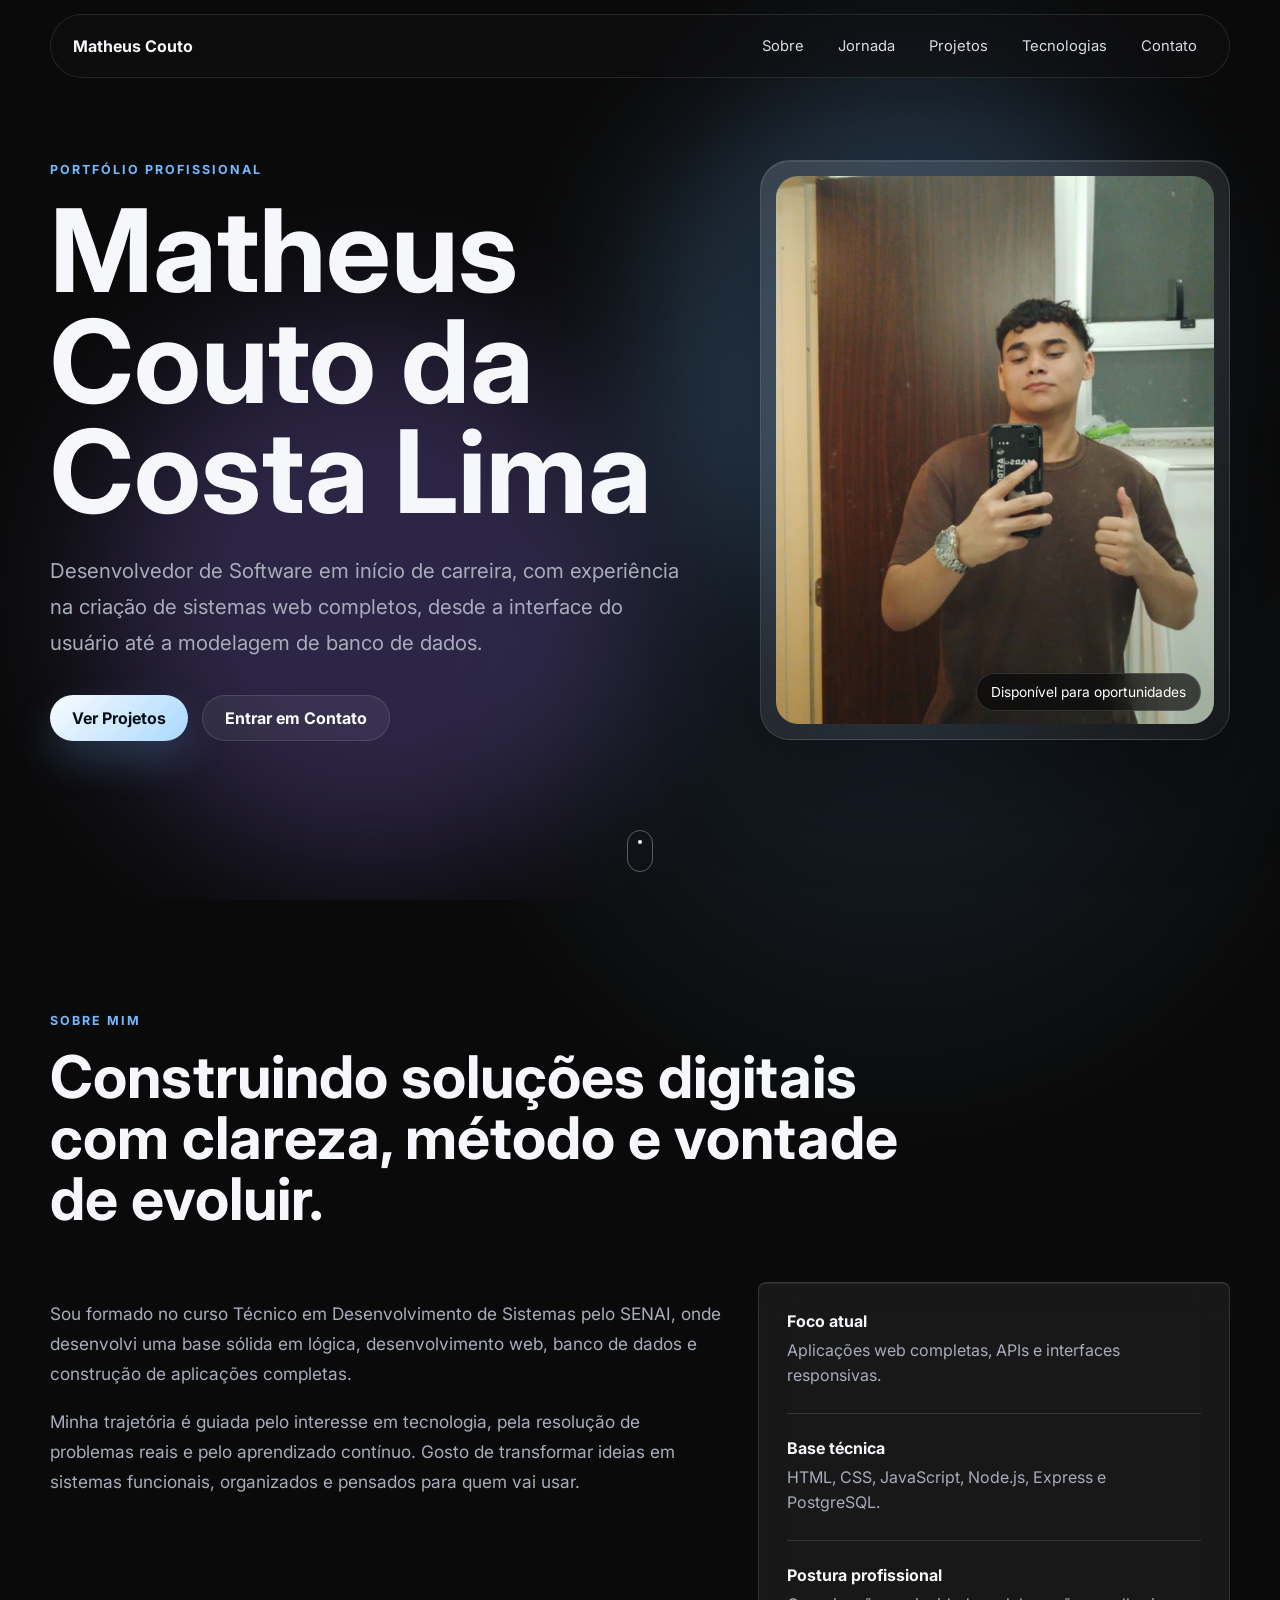
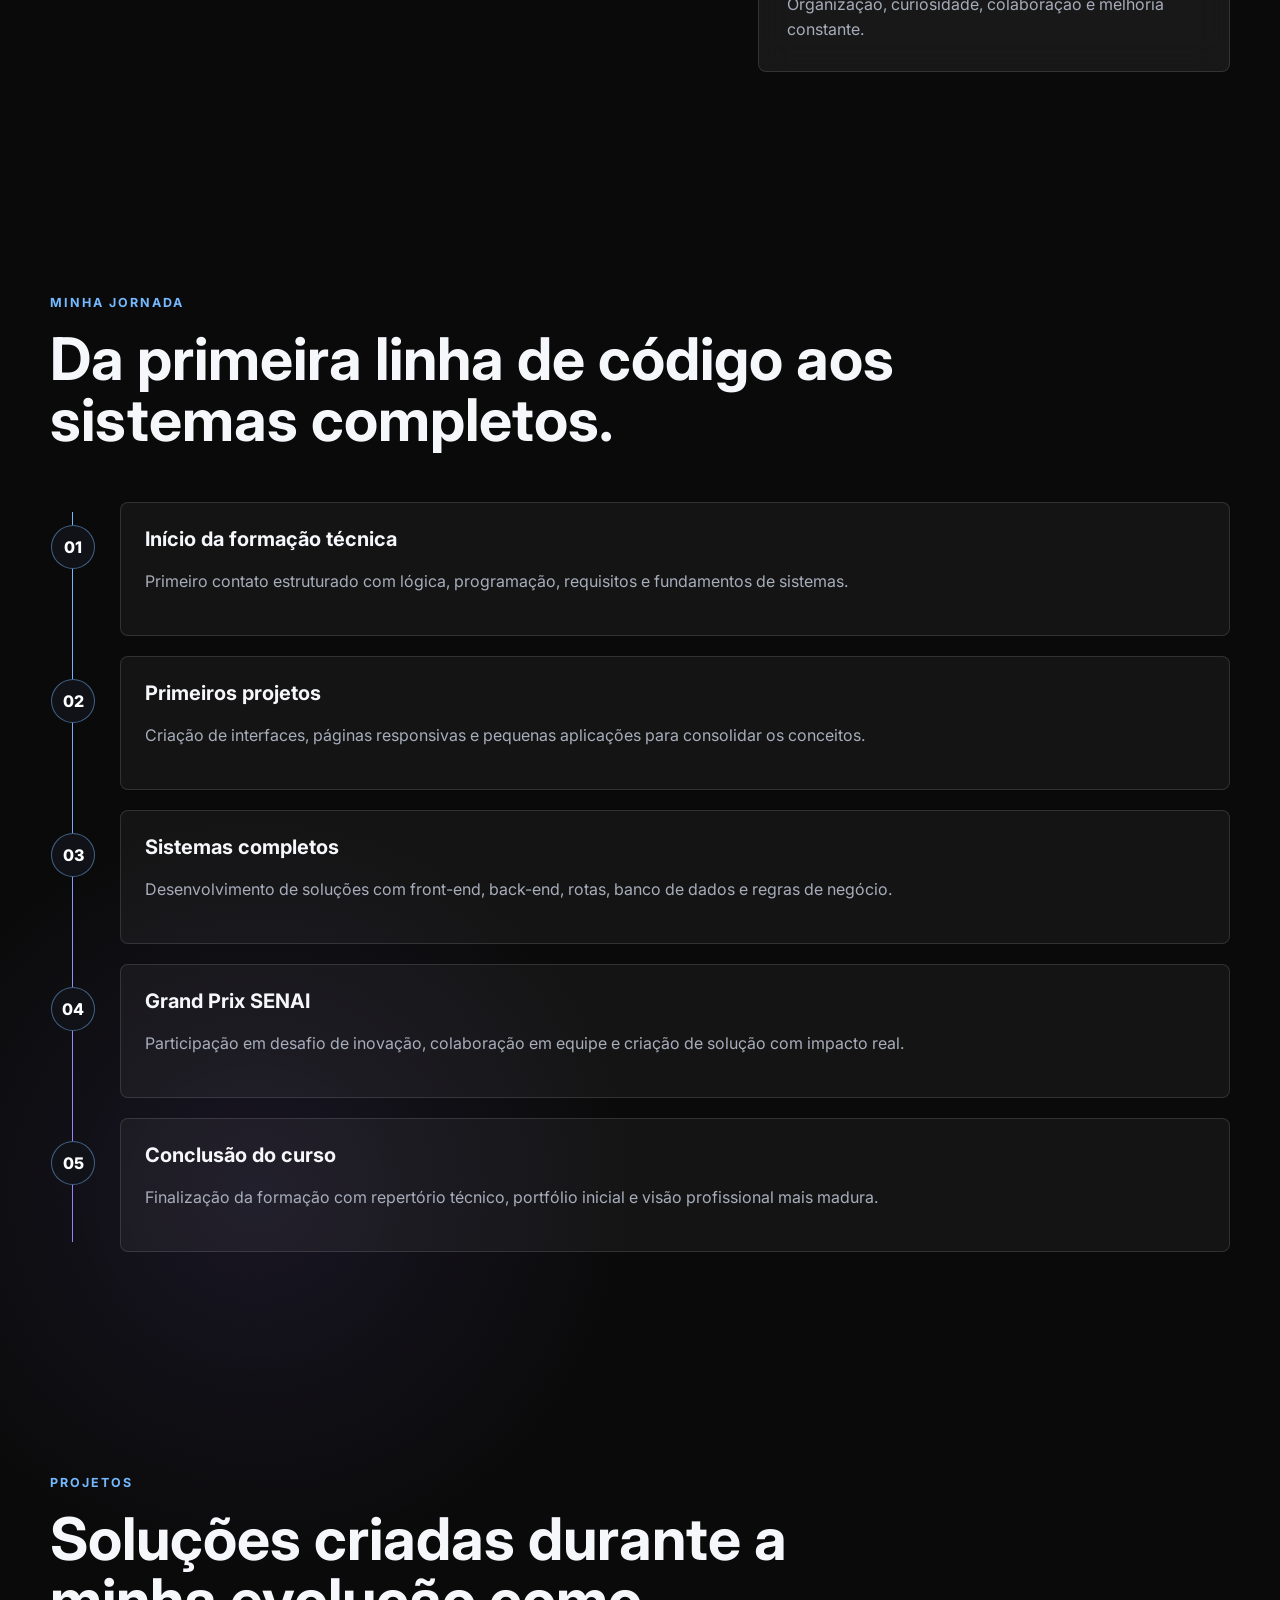
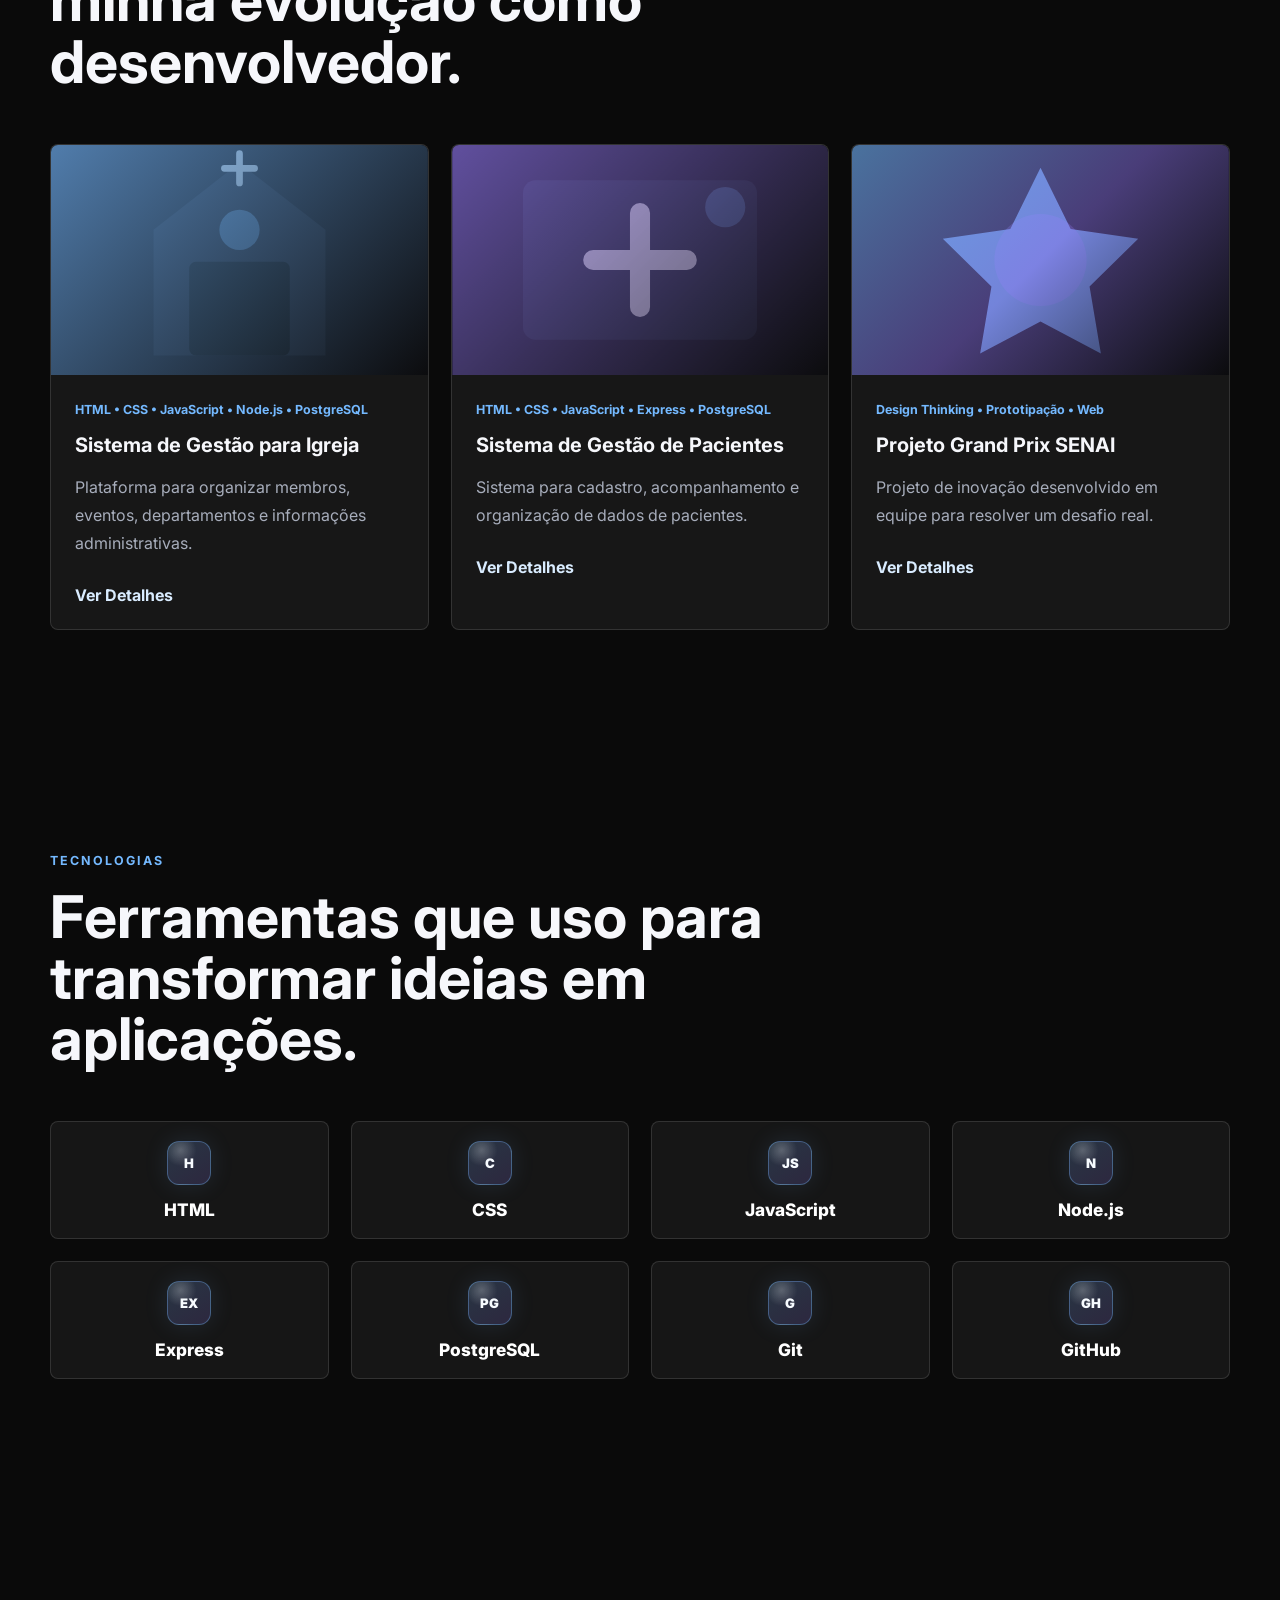
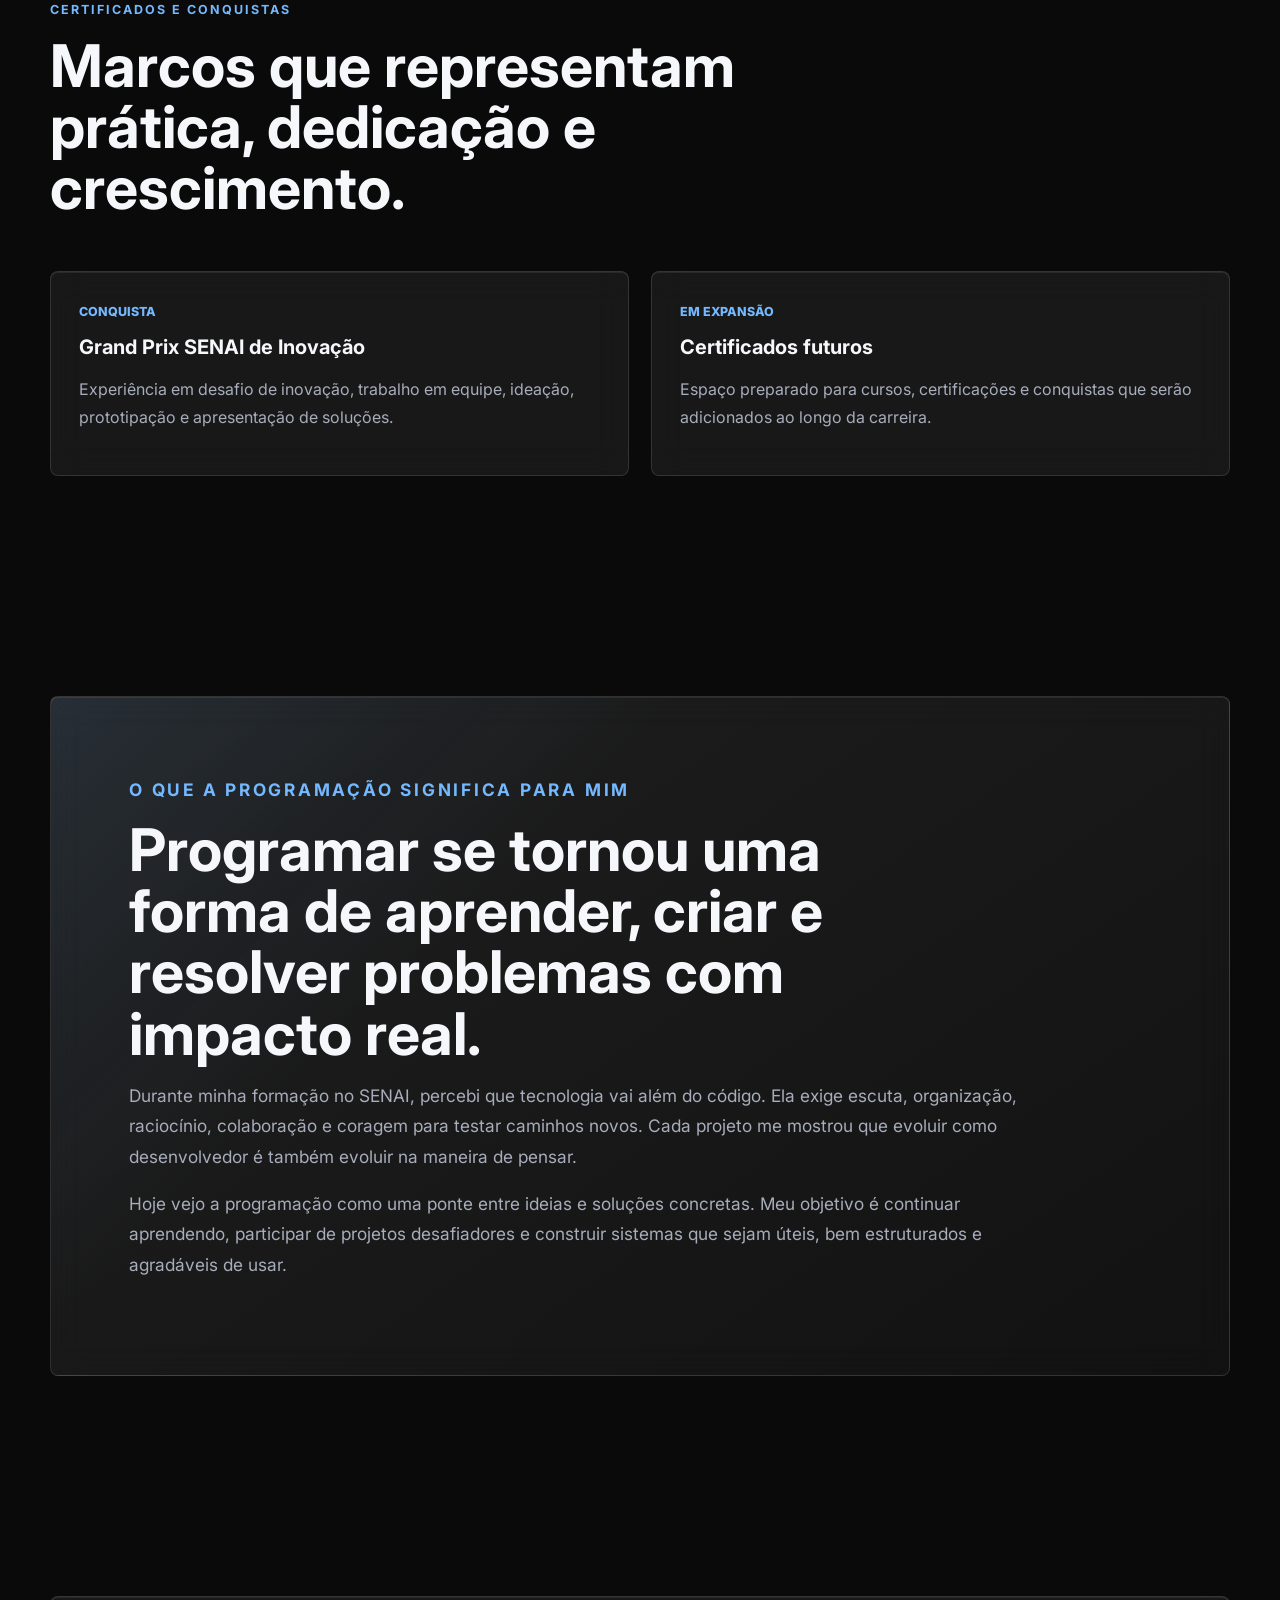
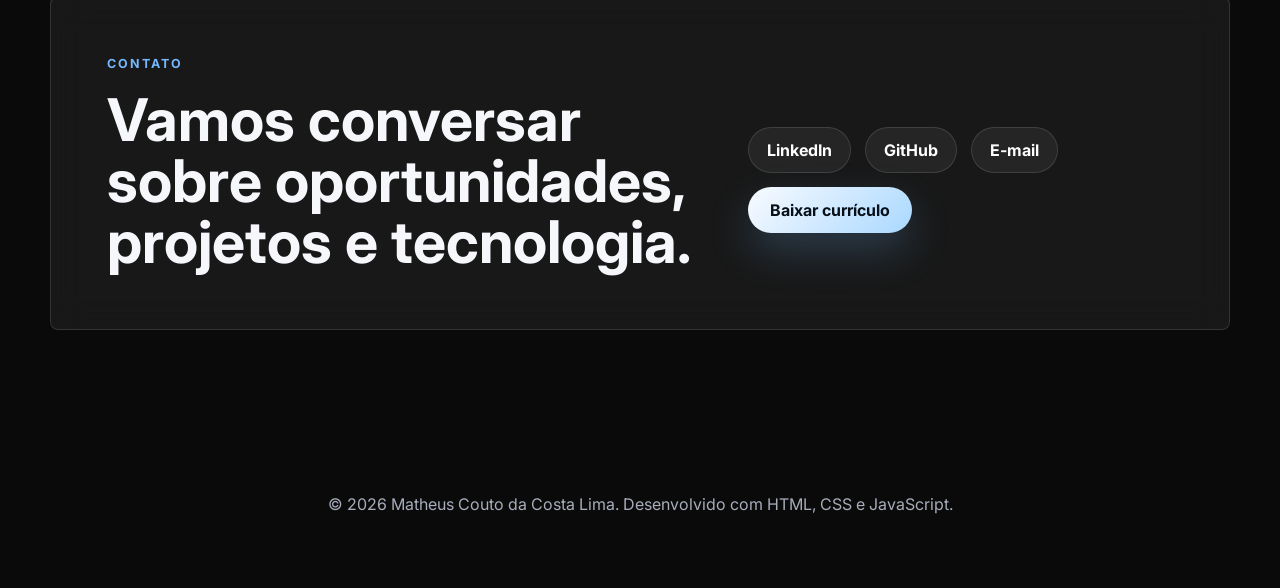
<file: index.html>
<!DOCTYPE html>
<html lang="pt-BR">
<head>
  <meta charset="UTF-8">
  <meta name="viewport" content="width=device-width, initial-scale=1.0">
  <meta name="description" content="Portfólio profissional de Matheus Couto da Costa Lima, desenvolvedor de software recém-formado pelo SENAI.">
  <meta name="keywords" content="Matheus Couto, desenvolvedor, SENAI, portfólio, HTML, CSS, JavaScript, Node.js, PostgreSQL">
  <meta name="author" content="Matheus Couto da Costa Lima">
  <title>Matheus Couto | Desenvolvedor de Software</title>
  <link rel="preconnect" href="https://fonts.googleapis.com">
  <link rel="preconnect" href="https://fonts.gstatic.com" crossorigin>
  <link href="https://fonts.googleapis.com/css2?family=Inter:wght@400;500;600;700;800&display=swap" rel="stylesheet">
  <link rel="stylesheet" href="assets/css/style.css">
</head>
<body>
  <div class="progress-bar" id="progressBar"></div>

  <header class="site-header" id="siteHeader">
    <nav class="nav-shell" aria-label="Navegação principal">
      <a class="brand" href="#home" aria-label="Início">Matheus Couto</a>
      <button class="nav-toggle" id="navToggle" aria-label="Abrir menu" aria-expanded="false">
        <span></span>
        <span></span>
      </button>
      <div class="nav-links" id="navLinks">
        <a href="#sobre">Sobre</a>
        <a href="#jornada">Jornada</a>
        <a href="#projetos">Projetos</a>
        <a href="#tecnologias">Tecnologias</a>
        <a href="#contato">Contato</a>
      </div>
    </nav>
  </header>

  <main>
    <section class="hero section" id="home">
      <div class="ambient-light light-one"></div>
      <div class="ambient-light light-two"></div>
      <div class="hero-grid">
        <div class="hero-copy reveal">
          <p class="eyebrow">Portfólio profissional</p>
          <h1>Matheus Couto da Costa Lima</h1>
          <p class="hero-title">Desenvolvedor de Software em início de carreira, com experiência na criação de sistemas web completos, desde a interface do usuário até a modelagem de banco de dados.</p>
          <div class="hero-actions">
            <a class="btn btn-primary" href="#projetos">Ver Projetos</a>
            <a class="btn btn-secondary" href="#contato">Entrar em Contato</a>
          </div>
        </div>
        <div class="hero-visual reveal parallax" data-speed="0.18" aria-label="Foto profissional de Matheus">
          <div class="portrait-card">
            <div class="portrait-placeholder">
              <img src="assets/images/Design sem nome.png" alt="Foto de Matheus Couto da Costa Lima" class="portrait-image">
            </div>
            <div class="status-pill">Disponível para oportunidades</div>
          </div>
        </div>
      </div>
      <a class="scroll-cue" href="#sobre" aria-label="Ir para sobre mim"></a>
    </section>

    <section class="section about" id="sobre">
      <div class="section-heading reveal">
        <p class="eyebrow">Sobre mim</p>
        <h2>Construindo soluções digitais com clareza, método e vontade de evoluir.</h2>
      </div>
      <div class="about-grid">
        <div class="about-text reveal">
          <p>Sou formado no curso Técnico em Desenvolvimento de Sistemas pelo SENAI, onde desenvolvi uma base sólida em lógica, desenvolvimento web, banco de dados e construção de aplicações completas.</p>
          <p>Minha trajetória é guiada pelo interesse em tecnologia, pela resolução de problemas reais e pelo aprendizado contínuo. Gosto de transformar ideias em sistemas funcionais, organizados e pensados para quem vai usar.</p>
        </div>
        <div class="about-panel reveal">
          <div>
            <strong>Foco atual</strong>
            <span>Aplicações web completas, APIs e interfaces responsivas.</span>
          </div>
          <div>
            <strong>Base técnica</strong>
            <span>HTML, CSS, JavaScript, Node.js, Express e PostgreSQL.</span>
          </div>
          <div>
            <strong>Postura profissional</strong>
            <span>Organização, curiosidade, colaboração e melhoria constante.</span>
          </div>
        </div>
      </div>
    </section>

    <section class="section journey" id="jornada">
      <div class="section-heading reveal">
        <p class="eyebrow">Minha jornada</p>
        <h2>Da primeira linha de código aos sistemas completos.</h2>
      </div>
      <div class="timeline">
        <article class="timeline-item reveal">
          <span>01</span>
          <h3>Início da formação técnica</h3>
          <p>Primeiro contato estruturado com lógica, programação, requisitos e fundamentos de sistemas.</p>
        </article>
        <article class="timeline-item reveal">
          <span>02</span>
          <h3>Primeiros projetos</h3>
          <p>Criação de interfaces, páginas responsivas e pequenas aplicações para consolidar os conceitos.</p>
        </article>
        <article class="timeline-item reveal">
          <span>03</span>
          <h3>Sistemas completos</h3>
          <p>Desenvolvimento de soluções com front-end, back-end, rotas, banco de dados e regras de negócio.</p>
        </article>
        <article class="timeline-item reveal">
          <span>04</span>
          <h3>Grand Prix SENAI</h3>
          <p>Participação em desafio de inovação, colaboração em equipe e criação de solução com impacto real.</p>
        </article>
        <article class="timeline-item reveal">
          <span>05</span>
          <h3>Conclusão do curso</h3>
          <p>Finalização da formação com repertório técnico, portfólio inicial e visão profissional mais madura.</p>
        </article>
      </div>
    </section>

    <section class="section projects" id="projetos">
      <div class="section-heading reveal">
        <p class="eyebrow">Projetos</p>
        <h2>Soluções criadas durante a minha evolução como desenvolvedor.</h2>
      </div>
      <div class="project-grid">
        <article class="project-card reveal">
          <div class="project-cover cover-church"></div>
          <div class="project-content">
            <p class="project-tech">HTML • CSS • JavaScript • Node.js • PostgreSQL</p>
            <h3>Sistema de Gestão para Igreja</h3>
            <p>Plataforma para organizar membros, eventos, departamentos e informações administrativas.</p>
            <a class="text-link" href="projetos/igreja.html">Ver Detalhes</a>
          </div>
        </article>
        <article class="project-card reveal">
          <div class="project-cover cover-health"></div>
          <div class="project-content">
            <p class="project-tech">HTML • CSS • JavaScript • Express • PostgreSQL</p>
            <h3>Sistema de Gestão de Pacientes</h3>
            <p>Sistema para cadastro, acompanhamento e organização de dados de pacientes.</p>
            <a class="text-link" href="projetos/pacientes.html">Ver Detalhes</a>
          </div>
        </article>
        <article class="project-card reveal">
          <div class="project-cover cover-grandprix"></div>
          <div class="project-content">
            <p class="project-tech">Design Thinking • Prototipação • Web</p>
            <h3>Projeto Grand Prix SENAI</h3>
            <p>Projeto de inovação desenvolvido em equipe para resolver um desafio real.</p>
            <a class="text-link" href="projetos/grandprix.html">Ver Detalhes</a>
          </div>
        </article>
      </div>
    </section>

    <section class="section technologies" id="tecnologias">
      <div class="section-heading reveal">
        <p class="eyebrow">Tecnologias</p>
        <h2>Ferramentas que uso para transformar ideias em aplicações.</h2>
      </div>
      <div class="tech-grid">
        <div class="tech-card reveal"><span class="tech-icon">H</span>HTML</div>
        <div class="tech-card reveal"><span class="tech-icon">C</span>CSS</div>
        <div class="tech-card reveal"><span class="tech-icon">JS</span>JavaScript</div>
        <div class="tech-card reveal"><span class="tech-icon">N</span>Node.js</div>
        <div class="tech-card reveal"><span class="tech-icon">EX</span>Express</div>
        <div class="tech-card reveal"><span class="tech-icon">PG</span>PostgreSQL</div>
        <div class="tech-card reveal"><span class="tech-icon">G</span>Git</div>
        <div class="tech-card reveal"><span class="tech-icon">GH</span>GitHub</div>
      </div>
    </section>

    <section class="section achievements" id="conquistas">
      <div class="section-heading reveal">
        <p class="eyebrow">Certificados e conquistas</p>
        <h2>Marcos que representam prática, dedicação e crescimento.</h2>
      </div>
      <div class="achievement-grid">
        <article class="achievement-card reveal">
          <span>Conquista</span>
          <h3>Grand Prix SENAI de Inovação</h3>
          <p>Experiência em desafio de inovação, trabalho em equipe, ideação, prototipação e apresentação de soluções.</p>
        </article>
        <article class="achievement-card reveal">
          <span>Em expansão</span>
          <h3>Certificados futuros</h3>
          <p>Espaço preparado para cursos, certificações e conquistas que serão adicionados ao longo da carreira.</p>
        </article>
      </div>
    </section>

    <section class="section meaning">
      <div class="story-card reveal">
        <p class="eyebrow">O que a programação significa para mim</p>
        <h2>Programar se tornou uma forma de aprender, criar e resolver problemas com impacto real.</h2>
        <p>Durante minha formação no SENAI, percebi que tecnologia vai além do código. Ela exige escuta, organização, raciocínio, colaboração e coragem para testar caminhos novos. Cada projeto me mostrou que evoluir como desenvolvedor é também evoluir na maneira de pensar.</p>
        <p>Hoje vejo a programação como uma ponte entre ideias e soluções concretas. Meu objetivo é continuar aprendendo, participar de projetos desafiadores e construir sistemas que sejam úteis, bem estruturados e agradáveis de usar.</p>
      </div>
    </section>

    <section class="section contact" id="contato">
      <div class="contact-shell reveal">
        <div>
          <p class="eyebrow">Contato</p>  
          <h2>Vamos conversar sobre oportunidades, projetos e tecnologia.</h2>
        </div>
        <div class="contact-actions">
          <a class="contact-link" href="https://www.linkedin.com/in/matheus-lima-7a485830b" target="_blank" rel="noopener">LinkedIn</a>
          <a class="contact-link" href="https://github.com/MatheusLima022" target="_blank" rel="noopener">GitHub</a>
          <a class="contact-link" href="mailto:matheuscclima2018@gmail.com">E-mail</a>
          <a class="btn btn-primary" href="assets/Matheus-Couto-Curriculo.pdf" download>Baixar currículo</a>
        </div>
      </div>
    </section>
  </main>

  <footer class="footer">
    <p>© 2026 Matheus Couto da Costa Lima. Desenvolvido com HTML, CSS e JavaScript.</p>
  </footer>

  <script src="assets/js/script.js"></script>
</body>
</html>
</file>
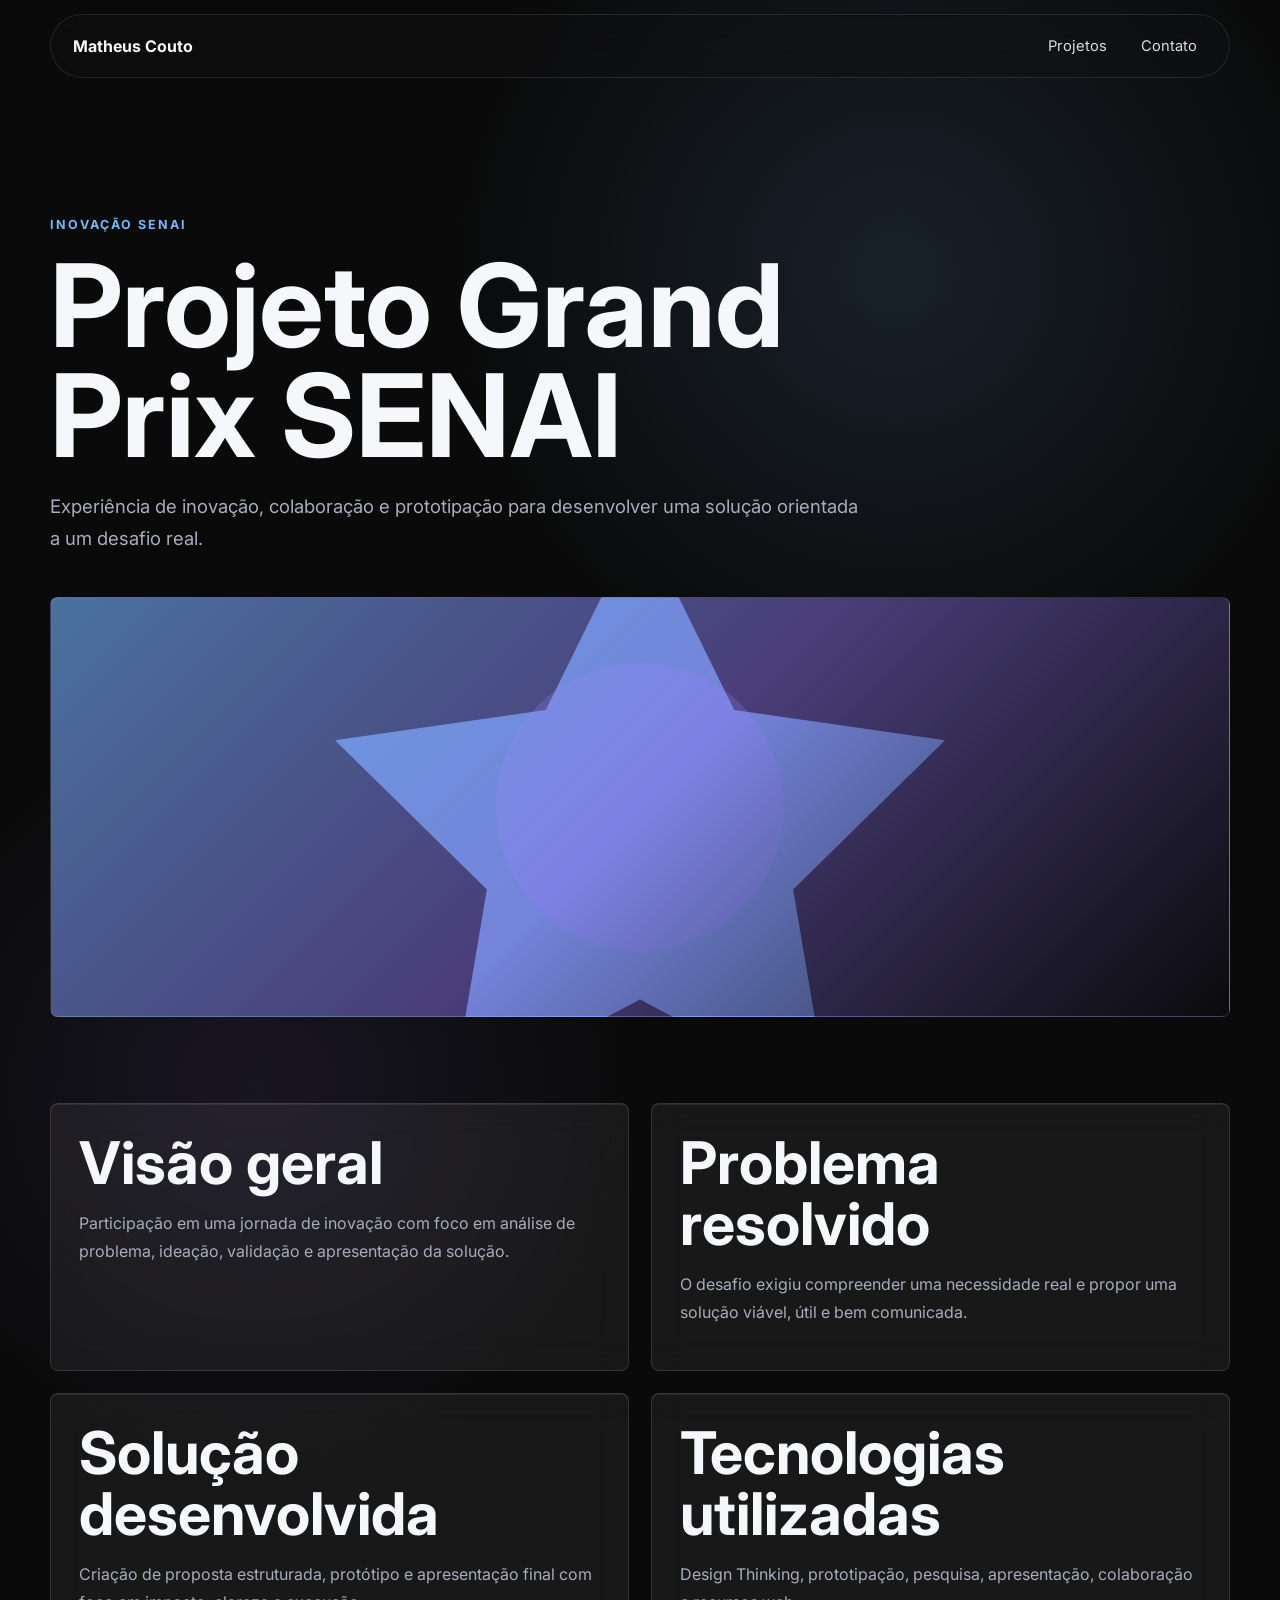
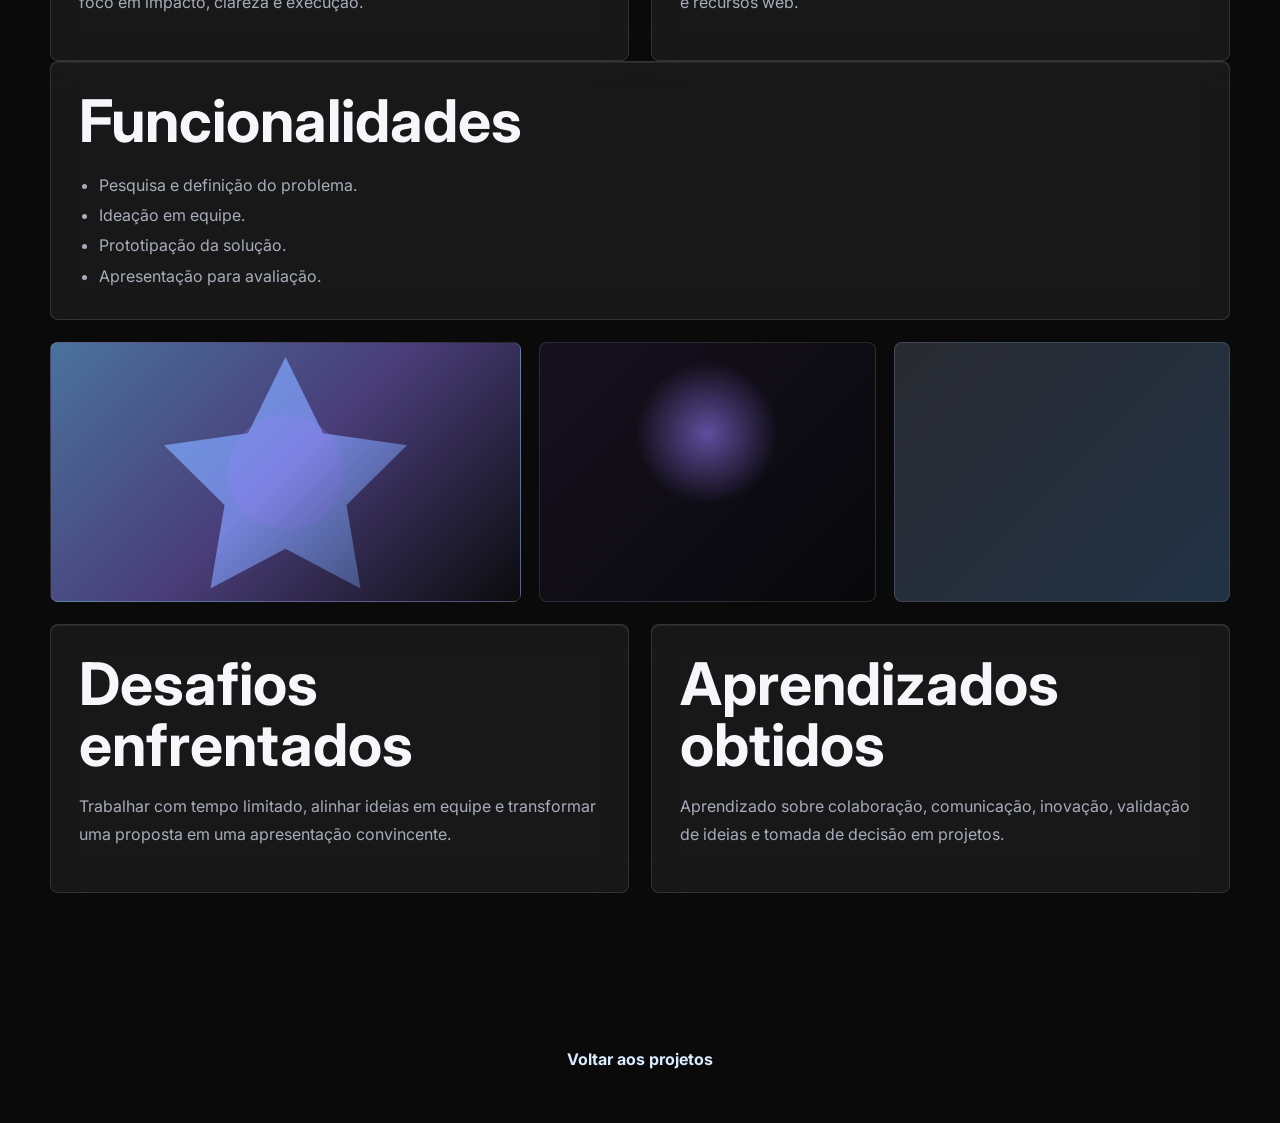
<file: projetos/grandprix.html>
<!DOCTYPE html>
<html lang="pt-BR">
<head>
  <meta charset="UTF-8">
  <meta name="viewport" content="width=device-width, initial-scale=1.0">
  <meta name="description" content="Detalhes do Projeto Grand Prix SENAI de Matheus Couto.">
  <title>Projeto Grand Prix SENAI | Matheus Couto</title>
  <link rel="preconnect" href="https://fonts.googleapis.com">
  <link rel="preconnect" href="https://fonts.gstatic.com" crossorigin>
  <link href="https://fonts.googleapis.com/css2?family=Inter:wght@400;500;600;700;800&display=swap" rel="stylesheet">
  <link rel="stylesheet" href="../assets/css/style.css">
</head>
<body class="project-page">
  <div class="progress-bar" id="progressBar"></div>
  <header class="site-header">
    <nav class="nav-shell">
      <a class="brand" href="../index.html">Matheus Couto</a>
      <div class="nav-links nav-links-static">
        <a href="../index.html#projetos">Projetos</a>
        <a href="../index.html#contato">Contato</a>
      </div>
    </nav>
  </header>
  <main>
    <section class="project-hero section">
      <p class="eyebrow reveal">Inovação SENAI</p>
      <h1 class="reveal">Projeto Grand Prix SENAI</h1>
      <p class="project-lead reveal">Experiência de inovação, colaboração e prototipação para desenvolver uma solução orientada a um desafio real.</p>
      <div class="project-banner cover-grandprix reveal"></div>
    </section>
    <section class="project-detail section">
      <div class="detail-grid">
        <article class="detail-block reveal"><h2>Visão geral</h2><p>Participação em uma jornada de inovação com foco em análise de problema, ideação, validação e apresentação da solução.</p></article>
        <article class="detail-block reveal"><h2>Problema resolvido</h2><p>O desafio exigiu compreender uma necessidade real e propor uma solução viável, útil e bem comunicada.</p></article>
        <article class="detail-block reveal"><h2>Solução desenvolvida</h2><p>Criação de proposta estruturada, protótipo e apresentação final com foco em impacto, clareza e execução.</p></article>
        <article class="detail-block reveal"><h2>Tecnologias utilizadas</h2><p>Design Thinking, prototipação, pesquisa, apresentação, colaboração e recursos web.</p></article>
      </div>
      <div class="detail-block reveal">
        <h2>Funcionalidades</h2>
        <ul class="clean-list">
          <li>Pesquisa e definição do problema.</li>
          <li>Ideação em equipe.</li>
          <li>Prototipação da solução.</li>
          <li>Apresentação para avaliação.</li>
        </ul>
      </div>
      <div class="gallery reveal">
        <div class="gallery-item cover-grandprix"></div>
        <div class="gallery-item cover-innovation"></div>
        <div class="gallery-item cover-dashboard"></div>
      </div>
      <div class="detail-grid">
        <article class="detail-block reveal"><h2>Desafios enfrentados</h2><p>Trabalhar com tempo limitado, alinhar ideias em equipe e transformar uma proposta em uma apresentação convincente.</p></article>
        <article class="detail-block reveal"><h2>Aprendizados obtidos</h2><p>Aprendizado sobre colaboração, comunicação, inovação, validação de ideias e tomada de decisão em projetos.</p></article>
      </div>
    </section>
  </main>
  <footer class="footer"><a class="text-link" href="../index.html#projetos">Voltar aos projetos</a></footer>
  <script src="../assets/js/script.js"></script>
</body>
</html>
</file>
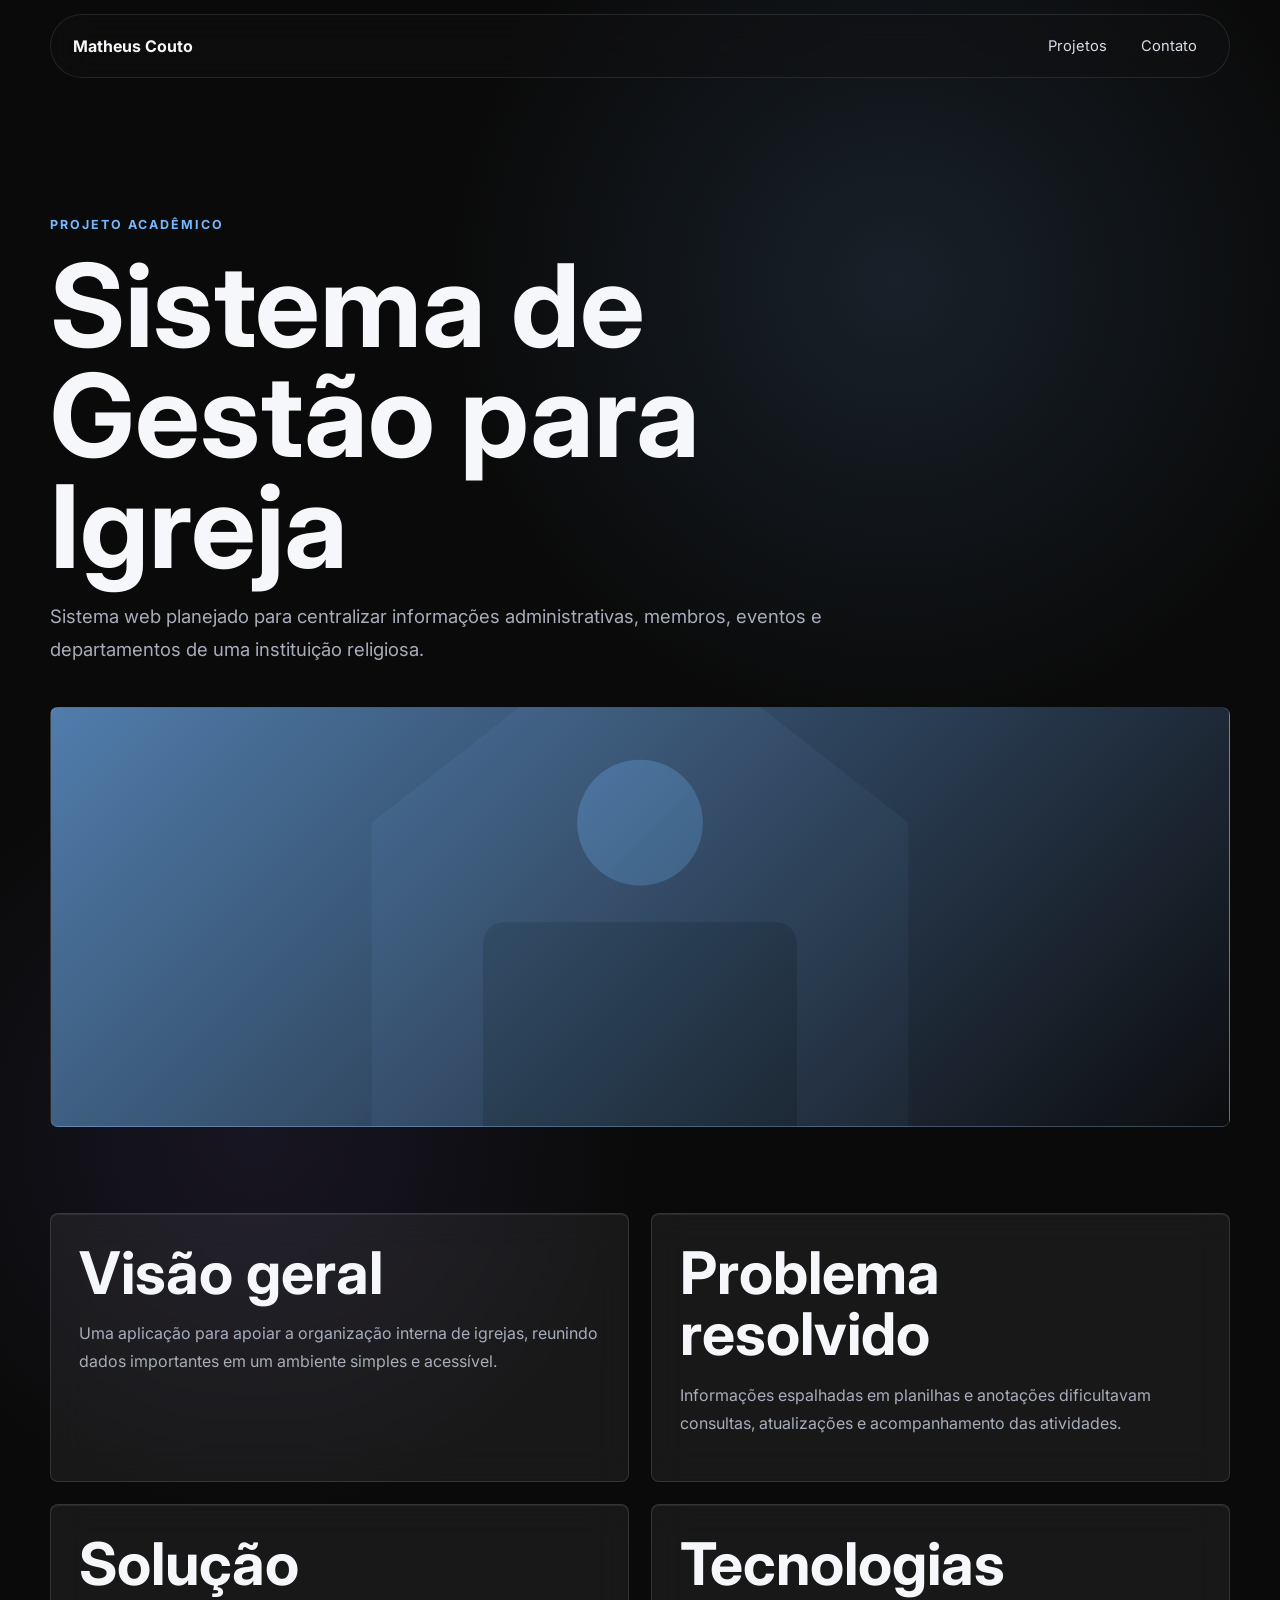
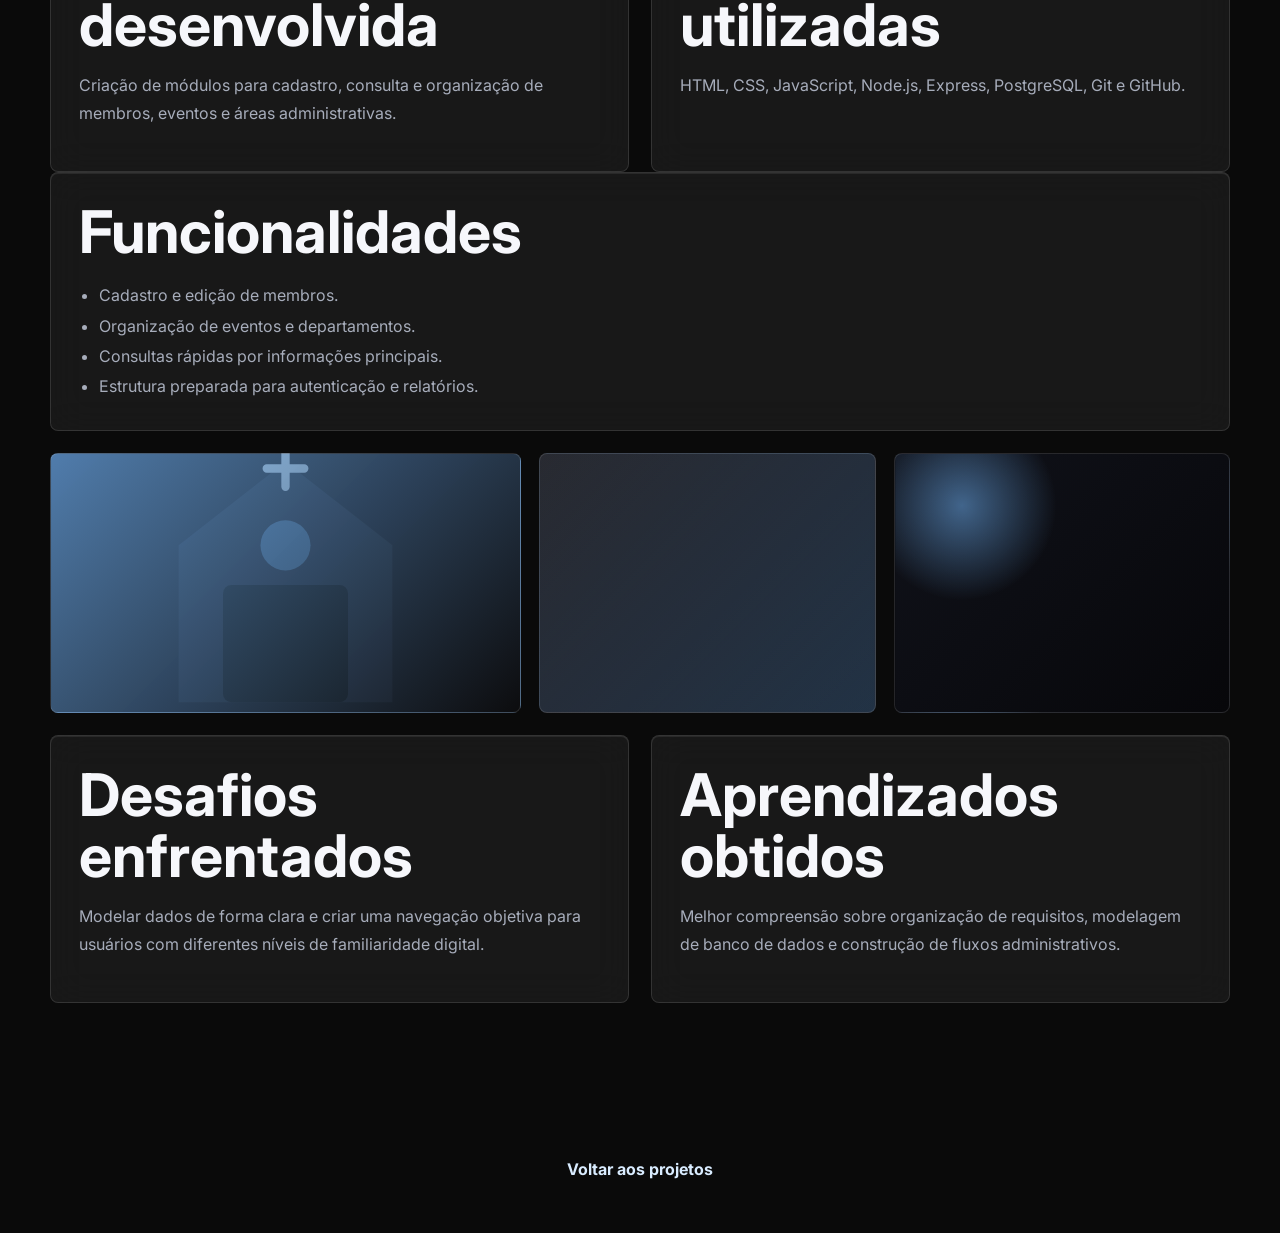
<file: projetos/igreja.html>
<!DOCTYPE html>
<html lang="pt-BR">
<head>
  <meta charset="UTF-8">
  <meta name="viewport" content="width=device-width, initial-scale=1.0">
  <meta name="description" content="Detalhes do projeto Sistema de Gestão para Igreja de Matheus Couto.">
  <title>Sistema de Gestão para Igreja | Matheus Couto</title>
  <link rel="preconnect" href="https://fonts.googleapis.com">
  <link rel="preconnect" href="https://fonts.gstatic.com" crossorigin>
  <link href="https://fonts.googleapis.com/css2?family=Inter:wght@400;500;600;700;800&display=swap" rel="stylesheet">
  <link rel="stylesheet" href="../assets/css/style.css">
</head>
<body class="project-page">
  <div class="progress-bar" id="progressBar"></div>
  <header class="site-header">
    <nav class="nav-shell">
      <a class="brand" href="../index.html">Matheus Couto</a>
      <div class="nav-links nav-links-static">
        <a href="../index.html#projetos">Projetos</a>
        <a href="../index.html#contato">Contato</a>
      </div>
    </nav>
  </header>
  <main>
    <section class="project-hero section">
      <p class="eyebrow reveal">Projeto acadêmico</p>
      <h1 class="reveal">Sistema de Gestão para Igreja</h1>
      <p class="project-lead reveal">Sistema web planejado para centralizar informações administrativas, membros, eventos e departamentos de uma instituição religiosa.</p>
      <div class="project-banner cover-church reveal"></div>
    </section>
    <section class="project-detail section">
      <div class="detail-grid">
        <article class="detail-block reveal"><h2>Visão geral</h2><p>Uma aplicação para apoiar a organização interna de igrejas, reunindo dados importantes em um ambiente simples e acessível.</p></article>
        <article class="detail-block reveal"><h2>Problema resolvido</h2><p>Informações espalhadas em planilhas e anotações dificultavam consultas, atualizações e acompanhamento das atividades.</p></article>
        <article class="detail-block reveal"><h2>Solução desenvolvida</h2><p>Criação de módulos para cadastro, consulta e organização de membros, eventos e áreas administrativas.</p></article>
        <article class="detail-block reveal"><h2>Tecnologias utilizadas</h2><p>HTML, CSS, JavaScript, Node.js, Express, PostgreSQL, Git e GitHub.</p></article>
      </div>
      <div class="detail-block reveal">
        <h2>Funcionalidades</h2>
        <ul class="clean-list">
          <li>Cadastro e edição de membros.</li>
          <li>Organização de eventos e departamentos.</li>
          <li>Consultas rápidas por informações principais.</li>
          <li>Estrutura preparada para autenticação e relatórios.</li>
        </ul>
      </div>
      <div class="gallery reveal">
        <div class="gallery-item cover-church"></div>
        <div class="gallery-item cover-dashboard"></div>
        <div class="gallery-item cover-data"></div>
      </div>
      <div class="detail-grid">
        <article class="detail-block reveal"><h2>Desafios enfrentados</h2><p>Modelar dados de forma clara e criar uma navegação objetiva para usuários com diferentes níveis de familiaridade digital.</p></article>
        <article class="detail-block reveal"><h2>Aprendizados obtidos</h2><p>Melhor compreensão sobre organização de requisitos, modelagem de banco de dados e construção de fluxos administrativos.</p></article>
      </div>
    </section>
  </main>
  <footer class="footer"><a class="text-link" href="../index.html#projetos">Voltar aos projetos</a></footer>
  <script src="../assets/js/script.js"></script>
</body>
</html>
</file>
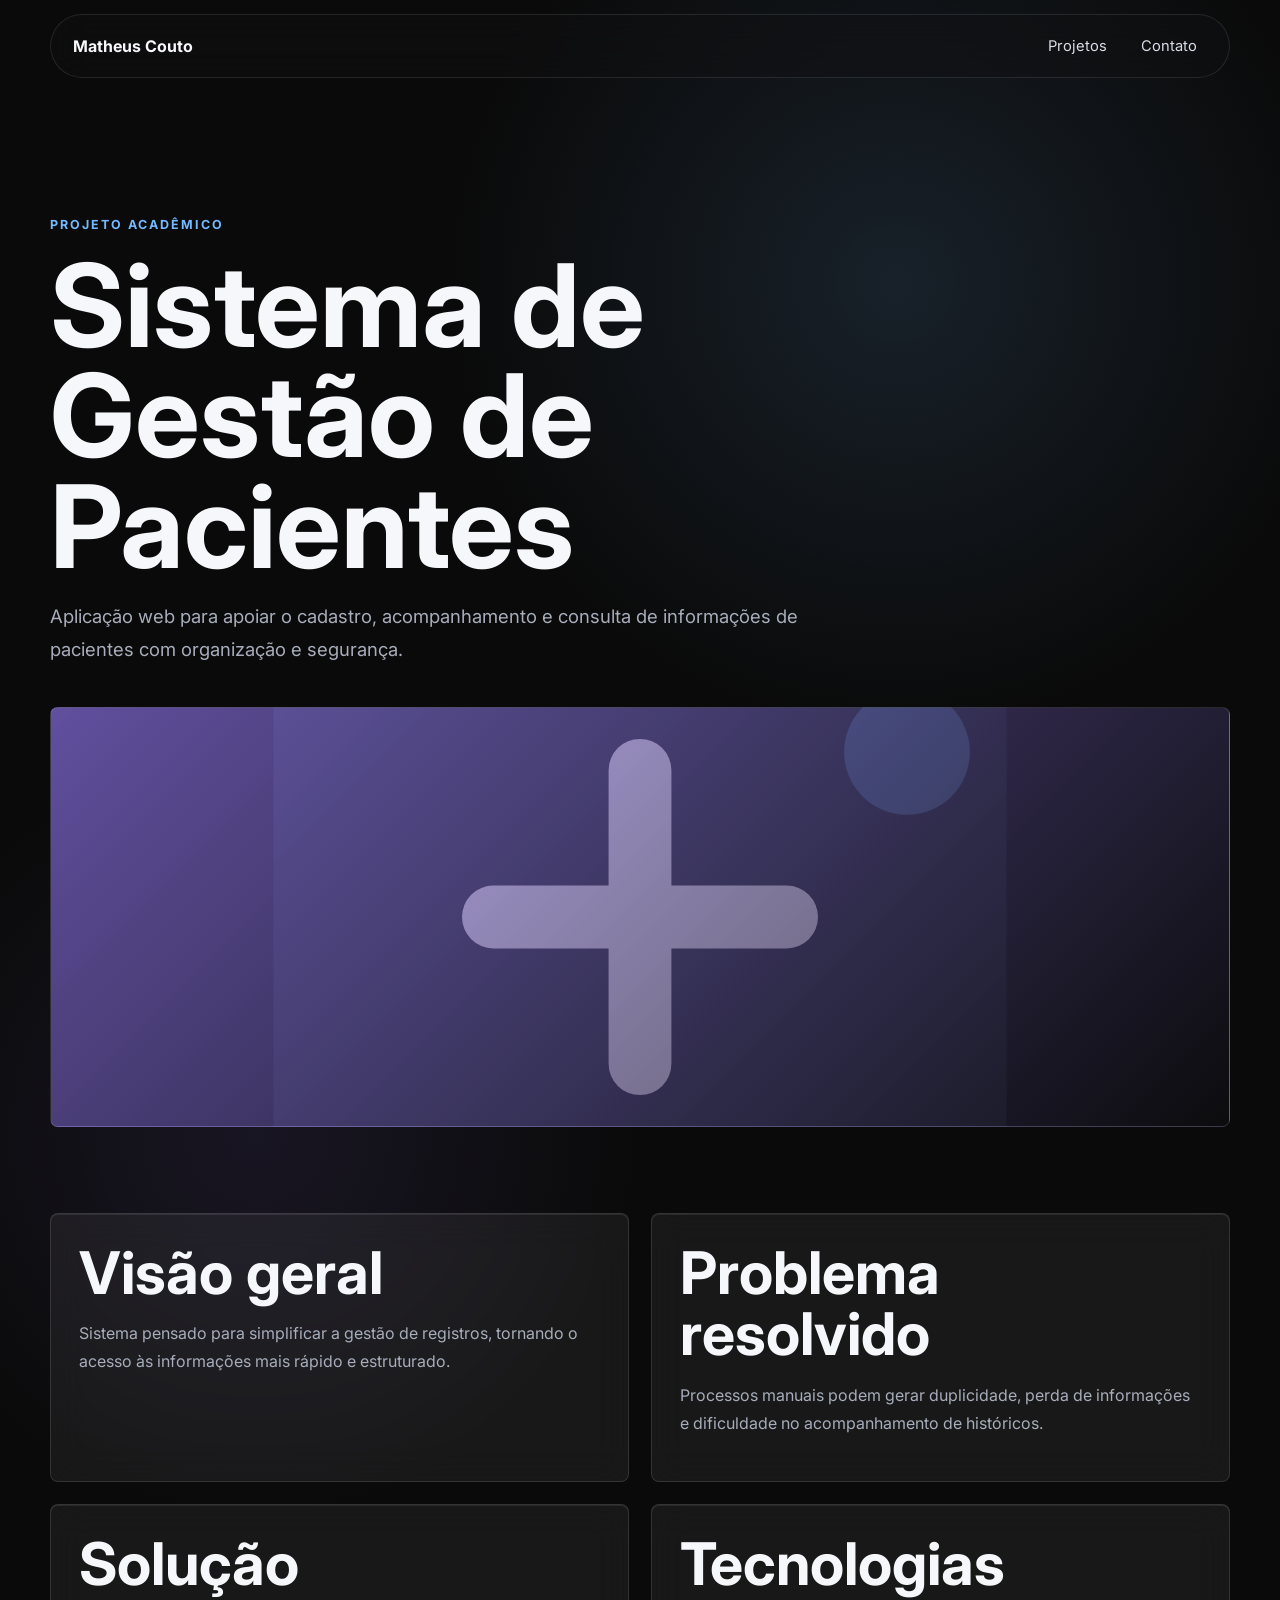
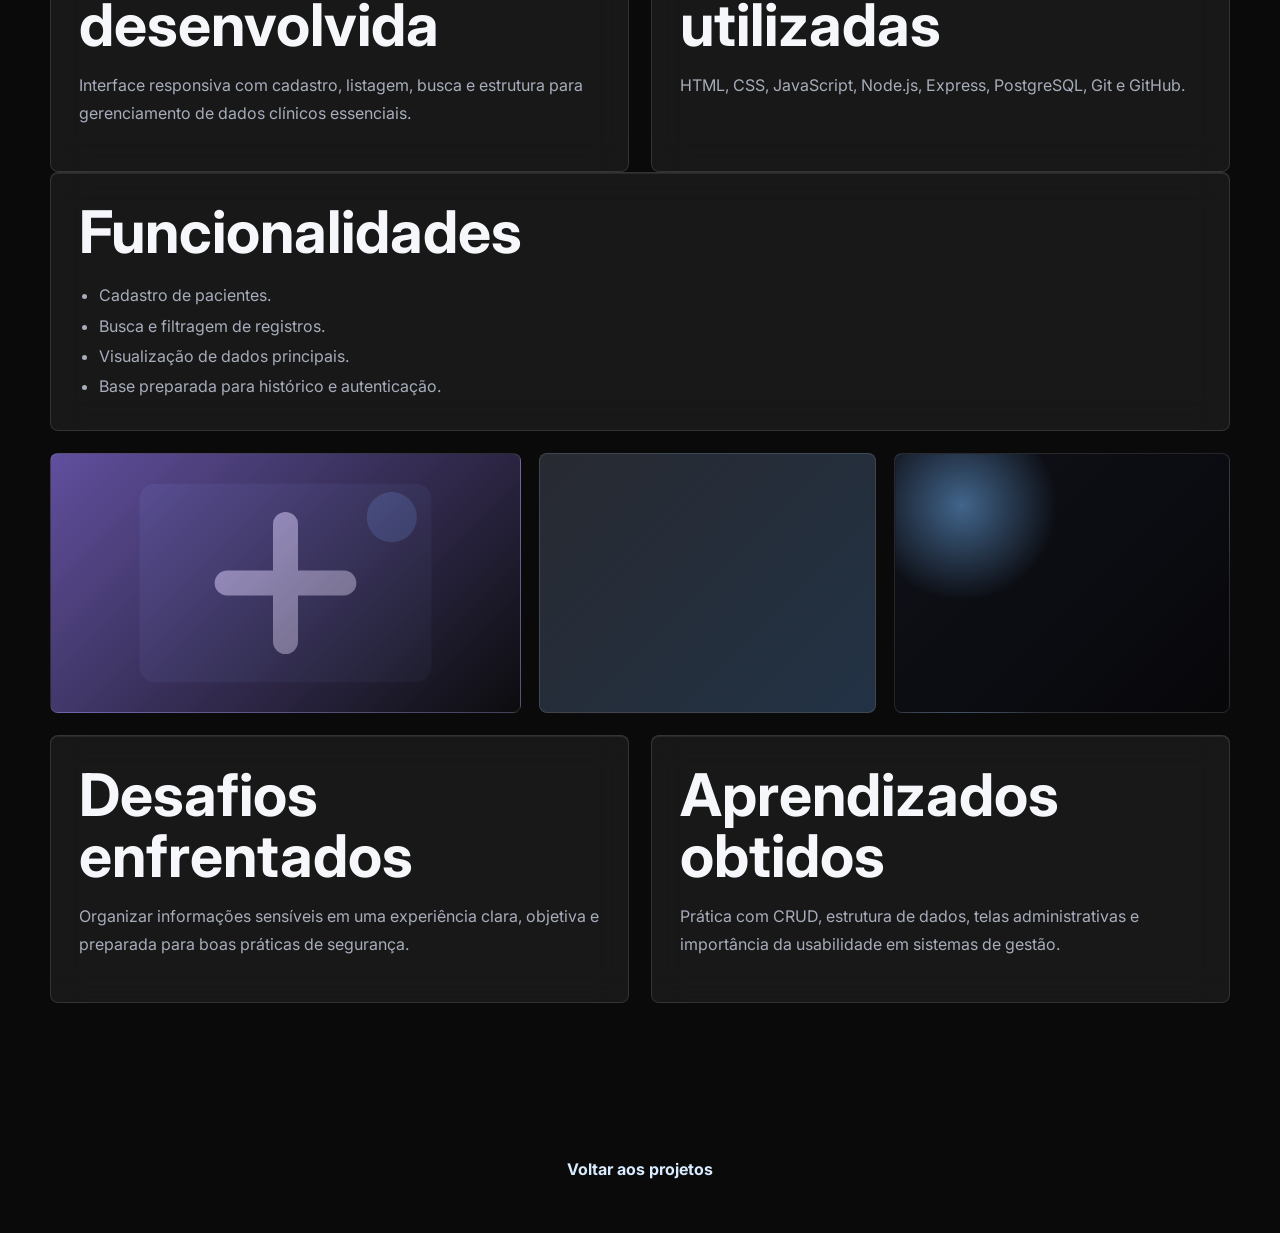
<file: projetos/pacientes.html>
<!DOCTYPE html>
<html lang="pt-BR">
<head>
  <meta charset="UTF-8">
  <meta name="viewport" content="width=device-width, initial-scale=1.0">
  <meta name="description" content="Detalhes do projeto Sistema de Gestão de Pacientes de Matheus Couto.">
  <title>Sistema de Gestão de Pacientes | Matheus Couto</title>
  <link rel="preconnect" href="https://fonts.googleapis.com">
  <link rel="preconnect" href="https://fonts.gstatic.com" crossorigin>
  <link href="https://fonts.googleapis.com/css2?family=Inter:wght@400;500;600;700;800&display=swap" rel="stylesheet">
  <link rel="stylesheet" href="../assets/css/style.css">
</head>
<body class="project-page">
  <div class="progress-bar" id="progressBar"></div>
  <header class="site-header">
    <nav class="nav-shell">
      <a class="brand" href="../index.html">Matheus Couto</a>
      <div class="nav-links nav-links-static">
        <a href="../index.html#projetos">Projetos</a>
        <a href="../index.html#contato">Contato</a>
      </div>
    </nav>
  </header>
  <main>
    <section class="project-hero section">
      <p class="eyebrow reveal">Projeto acadêmico</p>
      <h1 class="reveal">Sistema de Gestão de Pacientes</h1>
      <p class="project-lead reveal">Aplicação web para apoiar o cadastro, acompanhamento e consulta de informações de pacientes com organização e segurança.</p>
      <div class="project-banner cover-health reveal"></div>
    </section>
    <section class="project-detail section">
      <div class="detail-grid">
        <article class="detail-block reveal"><h2>Visão geral</h2><p>Sistema pensado para simplificar a gestão de registros, tornando o acesso às informações mais rápido e estruturado.</p></article>
        <article class="detail-block reveal"><h2>Problema resolvido</h2><p>Processos manuais podem gerar duplicidade, perda de informações e dificuldade no acompanhamento de históricos.</p></article>
        <article class="detail-block reveal"><h2>Solução desenvolvida</h2><p>Interface responsiva com cadastro, listagem, busca e estrutura para gerenciamento de dados clínicos essenciais.</p></article>
        <article class="detail-block reveal"><h2>Tecnologias utilizadas</h2><p>HTML, CSS, JavaScript, Node.js, Express, PostgreSQL, Git e GitHub.</p></article>
      </div>
      <div class="detail-block reveal">
        <h2>Funcionalidades</h2>
        <ul class="clean-list">
          <li>Cadastro de pacientes.</li>
          <li>Busca e filtragem de registros.</li>
          <li>Visualização de dados principais.</li>
          <li>Base preparada para histórico e autenticação.</li>
        </ul>
      </div>
      <div class="gallery reveal">
        <div class="gallery-item cover-health"></div>
        <div class="gallery-item cover-dashboard"></div>
        <div class="gallery-item cover-data"></div>
      </div>
      <div class="detail-grid">
        <article class="detail-block reveal"><h2>Desafios enfrentados</h2><p>Organizar informações sensíveis em uma experiência clara, objetiva e preparada para boas práticas de segurança.</p></article>
        <article class="detail-block reveal"><h2>Aprendizados obtidos</h2><p>Prática com CRUD, estrutura de dados, telas administrativas e importância da usabilidade em sistemas de gestão.</p></article>
      </div>
    </section>
  </main>
  <footer class="footer"><a class="text-link" href="../index.html#projetos">Voltar aos projetos</a></footer>
  <script src="../assets/js/script.js"></script>
</body>
</html>
</file>
<file: assets/css/style.css>
:root {
  --bg: #0a0a0a;
  --panel: rgba(255, 255, 255, 0.06);
  --panel-strong: rgba(255, 255, 255, 0.1);
  --text: #f6f7fb;
  --muted: #a7adbb;
  --line: rgba(255, 255, 255, 0.12);
  --blue: #74b9ff;
  --violet: #9a7cff;
  --radius: 8px;
  --max: 1180px;
}

* {
  box-sizing: border-box;
}

html {
  scroll-behavior: smooth;
}

body {
  margin: 0;
  font-family: "Inter", Arial, sans-serif;
  color: var(--text);
  background:
    radial-gradient(circle at 70% 10%, rgba(116, 185, 255, 0.13), transparent 28rem),
    radial-gradient(circle at 20% 40%, rgba(154, 124, 255, 0.1), transparent 24rem),
    var(--bg);
  overflow-x: hidden;
}

body.menu-open {
  overflow: hidden;
}

a {
  color: inherit;
  text-decoration: none;
}

p {
  color: var(--muted);
  line-height: 1.75;
}

.progress-bar {
  position: fixed;
  top: 0;
  left: 0;
  z-index: 1000;
  width: 0%;
  height: 3px;
  background: linear-gradient(90deg, var(--blue), var(--violet));
  box-shadow: 0 0 18px rgba(116, 185, 255, 0.55);
}

.site-header {
  position: fixed;
  top: 14px;
  left: 0;
  z-index: 999;
  width: 100%;
  transition: transform 0.4s ease, top 0.4s ease;
}

.site-header.scrolled .nav-shell {
  background: rgba(15, 15, 18, 0.72);
  border-color: rgba(255, 255, 255, 0.16);
  box-shadow: 0 20px 60px rgba(0, 0, 0, 0.35);
}

.nav-shell {
  width: min(calc(100% - 32px), var(--max));
  height: 64px;
  margin: 0 auto;
  padding: 0 18px 0 22px;
  display: flex;
  align-items: center;
  justify-content: space-between;
  border: 1px solid rgba(255, 255, 255, 0.1);
  border-radius: 999px;
  background: rgba(18, 18, 20, 0.48);
  backdrop-filter: blur(22px);
}

.brand {
  font-weight: 700;
  letter-spacing: 0;
}

.nav-links {
  display: flex;
  align-items: center;
  gap: 6px;
}

.nav-links a {
  padding: 10px 14px;
  border-radius: 999px;
  color: #d9dce6;
  font-size: 0.92rem;
  transition: background 0.25s ease, color 0.25s ease;
}

.nav-links a:hover {
  background: rgba(255, 255, 255, 0.08);
  color: #fff;
}

.nav-toggle {
  display: none;
  width: 42px;
  height: 42px;
  border: 0;
  border-radius: 50%;
  background: rgba(255, 255, 255, 0.08);
}

.nav-toggle span {
  display: block;
  width: 18px;
  height: 2px;
  margin: 5px auto;
  background: #fff;
  transition: transform 0.25s ease;
}

.section {
  width: min(calc(100% - 32px), var(--max));
  margin: 0 auto;
  padding: 110px 0;
}

.hero {
  position: relative;
  min-height: 100svh;
  width: 100%;
  max-width: none;
  padding: 0;
  display: grid;
  place-items: center;
  overflow: hidden;
}

.hero-grid {
  width: min(calc(100% - 32px), var(--max));
  display: grid;
  grid-template-columns: minmax(0, 1.1fr) minmax(320px, 0.8fr);
  align-items: center;
  gap: 64px;
}

.ambient-light {
  position: absolute;
  width: 42vw;
  height: 42vw;
  max-width: 620px;
  max-height: 620px;
  border-radius: 50%;
  filter: blur(70px);
  opacity: 0.24;
  pointer-events: none;
}

.light-one {
  top: 8%;
  right: 8%;
  background: var(--blue);
}

.light-two {
  left: 8%;
  bottom: 4%;
  background: var(--violet);
}

.eyebrow {
  margin: 0 0 14px;
  color: var(--blue);
  font-size: 0.78rem;
  font-weight: 700;
  letter-spacing: 0.16em;
  text-transform: uppercase;
}

h1,
h2,
h3 {
  margin: 0;
  letter-spacing: 0;
}

h1 {
  max-width: 850px;
  font-size: clamp(3.3rem, 9vw, 7.6rem);
  line-height: 0.96;
}

h2 {
  max-width: 850px;
  font-size: clamp(2rem, 4.6vw, 4.6rem);
  line-height: 1.04;
}

h3 {
  font-size: 1.25rem;
}

.hero-title {
  max-width: 760px;
  margin: 26px 0 0;
  font-size: clamp(1.06rem, 1.6vw, 1.36rem);
}

.hero-actions,
.contact-actions {
  display: flex;
  flex-wrap: wrap;
  gap: 14px;
  margin-top: 34px;
}

.btn,
.contact-link,
.text-link {
  display: inline-flex;
  align-items: center;
  justify-content: center;
  min-height: 46px;
  border-radius: 999px;
  font-weight: 700;
  transition: transform 0.25s ease, box-shadow 0.25s ease, background 0.25s ease;
}

.btn {
  padding: 0 22px;
}

.btn:hover,
.contact-link:hover,
.text-link:hover {
  transform: translateY(-2px);
}

.btn-primary {
  color: #071018;
  background: linear-gradient(135deg, #f9fbff, #a9d8ff);
  box-shadow: 0 18px 42px rgba(116, 185, 255, 0.22);
}

.btn-secondary,
.contact-link {
  color: #fff;
  border: 1px solid var(--line);
  background: rgba(255, 255, 255, 0.06);
}

.btn-secondary {
  padding: 0 22px;
}

.contact-link {
  padding: 0 18px;
  
}

.portrait-card {
  position: relative;
  padding: 15px;
  border: 1px solid var(--line);
  border-radius: 30px;
  background: linear-gradient(145deg, rgba(255,255,255,0.12), rgba(255,255,255,0.04));
  box-shadow: inset 0 1px 0 rgba(255,255,255,0.1), 0 40px 100px rgba(0,0,0,0.35);
  backdrop-filter: blur(24px);
}

.portrait-placeholder {
  aspect-ratio: 4 / 5;
  display: grid;
  place-items: center;
  border-radius: 22px;
  background:
    linear-gradient(160deg, rgba(255,255,255,0.18), transparent 42%),
    radial-gradient(circle at 50% 20%, rgba(116,185,255,0.42), transparent 32%),
    linear-gradient(145deg, #171923, #08080b);
  overflow: hidden;
}

.portrait-placeholder img{
  font-size: clamp(4rem, 10vw, 8rem);
  font-weight: 800;
  color: rgba(255, 255, 255, 0.85);
   width: 100%;
  height: 100%;
  object-fit: cover;
}

.status-pill {
  position: absolute;
  right: 28px;
  bottom: 28px;
  padding: 10px 14px;
  border: 1px solid rgba(255,255,255,0.14);
  border-radius: 999px;
  background: rgba(8, 8, 10, 0.68);
  color: #fff;
  font-size: 0.86rem;
  backdrop-filter: blur(14px);
}

.scroll-cue {
  position: absolute;
  bottom: 28px;
  left: 50%;
  width: 26px;
  height: 42px;
  border: 1px solid rgba(255,255,255,0.32);
  border-radius: 999px;
  transform: translateX(-50%);
}

.scroll-cue::after {
  content: "";
  position: absolute;
  top: 9px;
  left: 50%;
  width: 4px;
  height: 4px;
  border-radius: 50%;
  background: #fff;
  transform: translateX(-50%);
  animation: cue 1.8s infinite;
}

@keyframes cue {
  0% { transform: translate(-50%, 0); opacity: 1; }
  100% { transform: translate(-50%, 15px); opacity: 0; }
}

.section-heading {
  margin-bottom: 52px;
}

.about-grid,
.contact-shell {
  display: grid;
  grid-template-columns: minmax(0, 1fr) minmax(320px, 0.7fr);
  gap: 34px;
  align-items: start;
}

.about-text {
  font-size: 1.08rem;
}

.about-panel,
.detail-block,
.achievement-card,
.story-card,
.contact-shell {
  border: 1px solid var(--line);
  border-radius: var(--radius);
  background: var(--panel);
  box-shadow: inset 0 1px 0 rgba(255, 255, 255, 0.08);
  backdrop-filter: blur(18px);
}

.about-panel {
  padding: 28px;
}

.about-panel div + div {
  margin-top: 24px;
  padding-top: 24px;
  border-top: 1px solid var(--line);
}

.about-panel strong,
.about-panel span {
  display: block;
}

.about-panel span {
  margin-top: 7px;
  color: var(--muted);
  line-height: 1.6;
}

.timeline {
  position: relative;
  display: grid;
  gap: 20px;
}

.timeline::before {
  content: "";
  position: absolute;
  left: 22px;
  top: 10px;
  bottom: 10px;
  width: 1px;
  background: linear-gradient(var(--blue), var(--violet));
}

.timeline-item {
  position: relative;
  margin-left: 70px;
  padding: 24px;
  border: 1px solid var(--line);
  border-radius: var(--radius);
  background: rgba(255, 255, 255, 0.045);
  transition: transform 0.3s ease, border-color 0.3s ease;
}

.timeline-item:hover,
.project-card:hover,
.tech-card:hover,
.achievement-card:hover {
  transform: translateY(-6px);
  border-color: rgba(116, 185, 255, 0.45);
}

.timeline-item span {
  position: absolute;
  left: -70px;
  top: 22px;
  display: grid;
  place-items: center;
  width: 44px;
  height: 44px;
  border: 1px solid rgba(116,185,255,0.48);
  border-radius: 50%;
  background: #111217;
  color: #fff;
  font-weight: 800;
}

.project-grid,
.tech-grid,
.achievement-grid,
.detail-grid {
  display: grid;
  gap: 22px;
}

.project-grid {
  grid-template-columns: repeat(3, minmax(0, 1fr));
}

.project-card {
  overflow: hidden;
  border: 1px solid var(--line);
  border-radius: var(--radius);
  background: rgba(255, 255, 255, 0.055);
  transition: transform 0.3s ease, border-color 0.3s ease, box-shadow 0.3s ease;
}

.project-card:hover {
  box-shadow: 0 24px 70px rgba(0,0,0,0.35);
}

.project-cover,
.project-banner,
.gallery-item {
  background-size: cover;
  background-position: center;
}

.project-cover {
  height: 230px;
}

.project-content {
  padding: 24px;
}

.project-tech {
  margin: 0 0 12px;
  color: var(--blue);
  font-size: 0.78rem;
  font-weight: 700;
}

.text-link {
  min-height: 0;
  margin-top: 12px;
  color: #d9ecff;
}

.cover-church {
  background-image: linear-gradient(135deg, rgba(116,185,255,0.64), rgba(10,10,10,0.72)), url("data:image/svg+xml,%3Csvg xmlns='http://www.w3.org/2000/svg' width='900' height='620' viewBox='0 0 900 620'%3E%3Crect width='900' height='620' fill='%23111118'/%3E%3Cpath d='M450 78l205 160v300H245V238z' fill='%23212634'/%3E%3Cpath d='M450 126v-70M414 91h72' stroke='%23d9ecff' stroke-width='16' stroke-linecap='round'/%3E%3Crect x='330' y='314' width='240' height='224' rx='16' fill='%230a0a0a'/%3E%3Ccircle cx='450' cy='238' r='48' fill='%2374b9ff' opacity='.55'/%3E%3C/svg%3E");
}

.cover-health {
  background-image: linear-gradient(135deg, rgba(154,124,255,0.58), rgba(10,10,10,0.72)), url("data:image/svg+xml,%3Csvg xmlns='http://www.w3.org/2000/svg' width='900' height='620' viewBox='0 0 900 620'%3E%3Crect width='900' height='620' fill='%23111218'/%3E%3Crect x='170' y='120' width='560' height='380' rx='30' fill='%23202835'/%3E%3Cpath d='M450 198v224M338 310h224' stroke='%23f6f7fb' stroke-width='48' stroke-linecap='round'/%3E%3Ccircle cx='654' cy='184' r='48' fill='%2374b9ff' opacity='.42'/%3E%3C/svg%3E");
}

.cover-grandprix {
  background-image: linear-gradient(135deg, rgba(116,185,255,0.58), rgba(154,124,255,0.42), rgba(10,10,10,0.76)), url("data:image/svg+xml,%3Csvg xmlns='http://www.w3.org/2000/svg' width='900' height='620' viewBox='0 0 900 620'%3E%3Crect width='900' height='620' fill='%230f1018'/%3E%3Cpath d='M450 90l72 146 161 23-116 114 27 160-144-76-144 76 27-160-116-114 161-23z' fill='%2374b9ff' opacity='.72'/%3E%3Ccircle cx='450' cy='310' r='110' fill='%239a7cff' opacity='.24'/%3E%3C/svg%3E");
}

.cover-dashboard {
  background-image: linear-gradient(135deg, rgba(255,255,255,0.08), rgba(116,185,255,0.24)), linear-gradient(135deg, #161820, #08080b);
}

.cover-data {
  background-image: radial-gradient(circle at 20% 20%, rgba(116,185,255,0.5), transparent 28%), linear-gradient(135deg, #10121a, #07070a);
}

.cover-innovation {
  background-image: radial-gradient(circle at 50% 35%, rgba(154,124,255,0.58), transparent 30%), linear-gradient(135deg, #16111f, #08080b);
}

.tech-grid {
  grid-template-columns: repeat(4, minmax(0, 1fr));
}

.tech-card {
  min-height: 118px;
  display: flex;
  flex-direction: column;
  gap: 14px;
  align-items: center;
  justify-content: center;
  place-items: center;
  border: 1px solid var(--line);
  border-radius: var(--radius);
  background: rgba(255, 255, 255, 0.052);
  color: #fff;
  font-size: 1.08rem;
  font-weight: 800;
  transition: transform 0.3s ease, border-color 0.3s ease, box-shadow 0.3s ease;
}

.tech-icon {
  display: grid;
  place-items: center;
  width: 44px;
  height: 44px;
  border: 1px solid rgba(116, 185, 255, 0.36);
  border-radius: 12px;
  background:
    radial-gradient(circle at 30% 20%, rgba(255, 255, 255, 0.24), transparent 35%),
    linear-gradient(145deg, rgba(116, 185, 255, 0.2), rgba(154, 124, 255, 0.18));
  color: #f7fbff;
  font-size: 0.82rem;
  font-weight: 900;
  box-shadow: 0 0 24px rgba(116, 185, 255, 0.12);
}

.tech-card:hover {
  box-shadow: 0 0 34px rgba(116, 185, 255, 0.16);
}

.achievement-grid,
.detail-grid {
  grid-template-columns: repeat(2, minmax(0, 1fr));
}

.achievement-card,
.detail-block {
  padding: 28px;
}

.achievement-card span {
  display: inline-flex;
  margin-bottom: 16px;
  color: var(--blue);
  font-size: 0.78rem;
  font-weight: 800;
  text-transform: uppercase;
}

.story-card {
  padding: clamp(32px, 7vw, 78px);
  background:
    linear-gradient(135deg, rgba(116,185,255,0.1), transparent 34%),
    linear-gradient(145deg, rgba(255,255,255,0.085), rgba(255,255,255,0.035));
}

.story-card p {
  max-width: 900px;
  font-size: 1.08rem;
}

.contact-shell {
  padding: clamp(28px, 5vw, 56px);
  align-items: center;
}

.footer {
  width: min(calc(100% - 32px), var(--max));
  margin: 0 auto;
  padding: 34px 0 54px;
  color: var(--muted);
  text-align: center;
}

.project-page .site-header {
  position: sticky;
}

.project-hero {
  padding-top: 150px;
  padding-bottom: 46px;
}

.project-lead {
  max-width: 820px;
  font-size: 1.16rem;
}

.project-banner {
  min-height: 420px;
  margin-top: 42px;
  border: 1px solid var(--line);
  border-radius: var(--radius);
}

.project-detail {
  padding-top: 40px;
}

.clean-list {
  margin: 18px 0 0;
  padding-left: 20px;
  color: var(--muted);
  line-height: 1.9;
}

.gallery {
  display: grid;
  grid-template-columns: 1.4fr 1fr 1fr;
  gap: 18px;
  margin: 22px 0;
}

.gallery-item {
  min-height: 260px;
  border: 1px solid var(--line);
  border-radius: var(--radius);
}

.reveal {
  opacity: 0;
  transform: translateY(26px);
  transition: opacity 0.8s ease, transform 0.8s ease;
}

.reveal.visible {
  opacity: 1;
  transform: translateY(0);
}

@media (prefers-reduced-motion: reduce) {
  *,
  *::before,
  *::after {
    scroll-behavior: auto !important;
    animation-duration: 0.001ms !important;
    transition-duration: 0.001ms !important;
  }
}

@media (max-width: 920px) {
  .hero-grid,
  .about-grid,
  .contact-shell,
  .detail-grid {
    grid-template-columns: 1fr;
  }

  .hero {
    padding: 140px 0 70px;
    min-height: auto;
  }

  .project-grid,
  .tech-grid,
  .achievement-grid {
    grid-template-columns: repeat(2, minmax(0, 1fr));
  }

  .gallery {
    grid-template-columns: 1fr;
  }
}

@media (max-width: 700px) {
  .nav-toggle {
    display: block;
  }

  .nav-links {
    position: fixed;
    top: 88px;
    left: 16px;
    right: 16px;
    display: grid;
    padding: 16px;
    border: 1px solid var(--line);
    border-radius: 18px;
    background: rgba(12, 12, 14, 0.94);
    backdrop-filter: blur(20px);
    opacity: 0;
    pointer-events: none;
    transform: translateY(-10px);
    transition: opacity 0.25s ease, transform 0.25s ease;
  }

  .nav-links.open,
  .nav-links-static {
    opacity: 1;
    pointer-events: auto;
    transform: translateY(0);
  }

  .nav-links-static {
    position: static;
    display: flex;
    padding: 0;
    border: 0;
    background: transparent;
    backdrop-filter: none;
  }

  .nav-toggle.open span:first-child {
    transform: translateY(3.5px) rotate(45deg);
  }

  .nav-toggle.open span:last-child {
    transform: translateY(-3.5px) rotate(-45deg);
  }

  .section {
    padding: 82px 0;
  }

  .hero {
    padding-top: 132px;
  }

  h1 {
    font-size: clamp(3rem, 15vw, 4.8rem);
  }

  .hero-grid {
    gap: 38px;
  }

  .status-pill {
    position: static;
    margin-top: 14px;
    text-align: center;
  }

  .project-grid,
  .tech-grid,
  .achievement-grid {
    grid-template-columns: 1fr;
  }

  .timeline::before {
    left: 18px;
  }

  .timeline-item {
    margin-left: 54px;
  }

  .timeline-item span {
    left: -54px;
    width: 38px;
    height: 38px;
    font-size: 0.82rem;
  }
}
</file>
